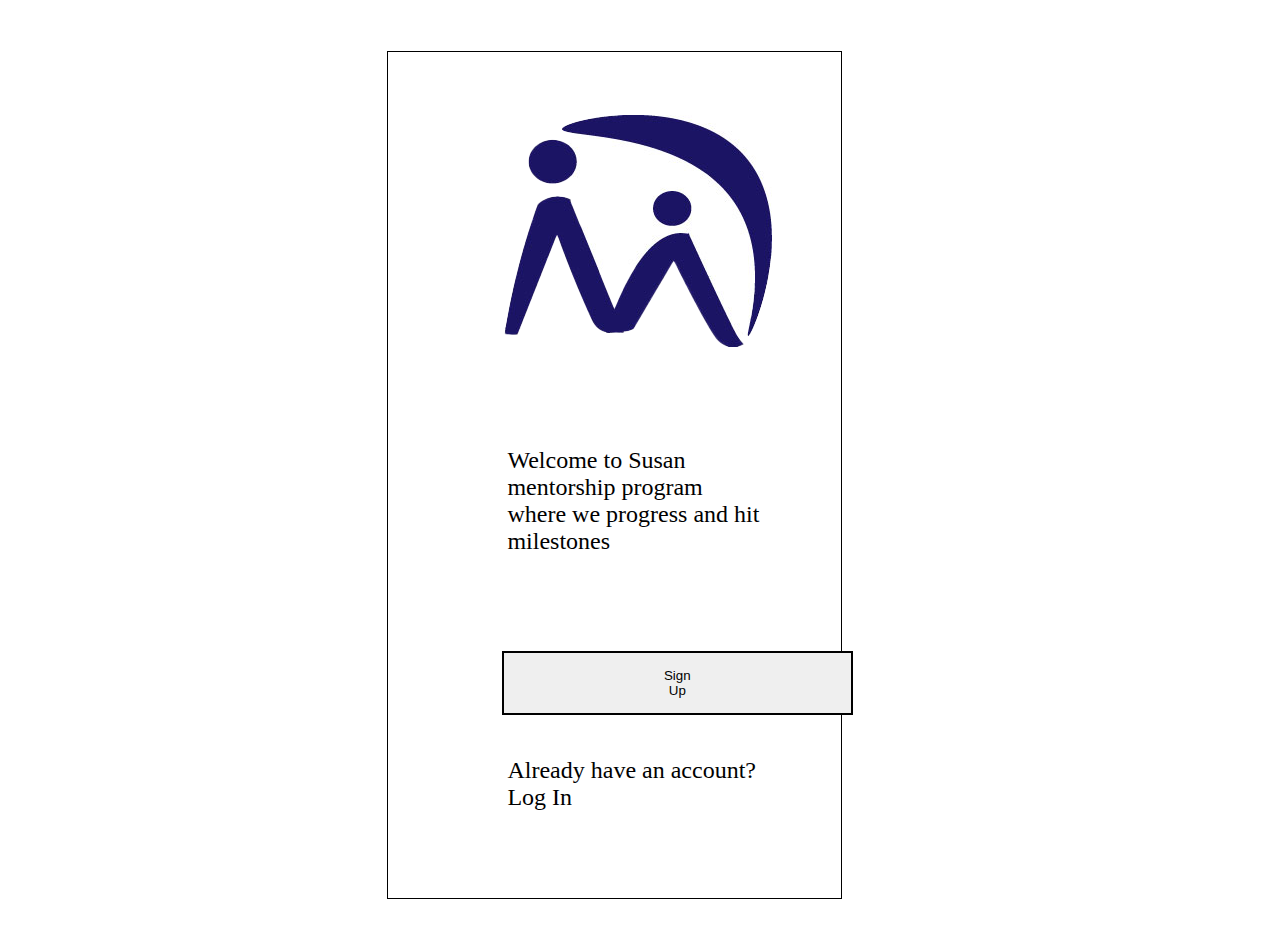
<file: index.html>
<!DOCTYPE html>
<html lang="en">
<head>
    <meta charset="UTF-8">
    <meta name="viewport" content="width=device-width, initial-scale=1.0">
    <title>Landing page</title>
    <link rel="stylesheet" href="style.css">
    
</head>
<body>
    <form id="form" action="signup.html">
    <div id="landingpage">
        <div id="logo">
    <img src="images/logo background removed.png" alt="logo" class="mentorlogo">
    </div>
    <br>
    <br>
    <br>
    <br>
    
    <p class="fontsize">Welcome to Susan mentorship program<br>
    where we progress and hit milestones</p>
        <br>
        <br>
        <br>
        <br>
        <button>Sign Up</button>
        <br>
        <br>
        <p class="fontsize">Already have an account?Log In</p>


    </div>
    </form>
</body>
</html>
</file>
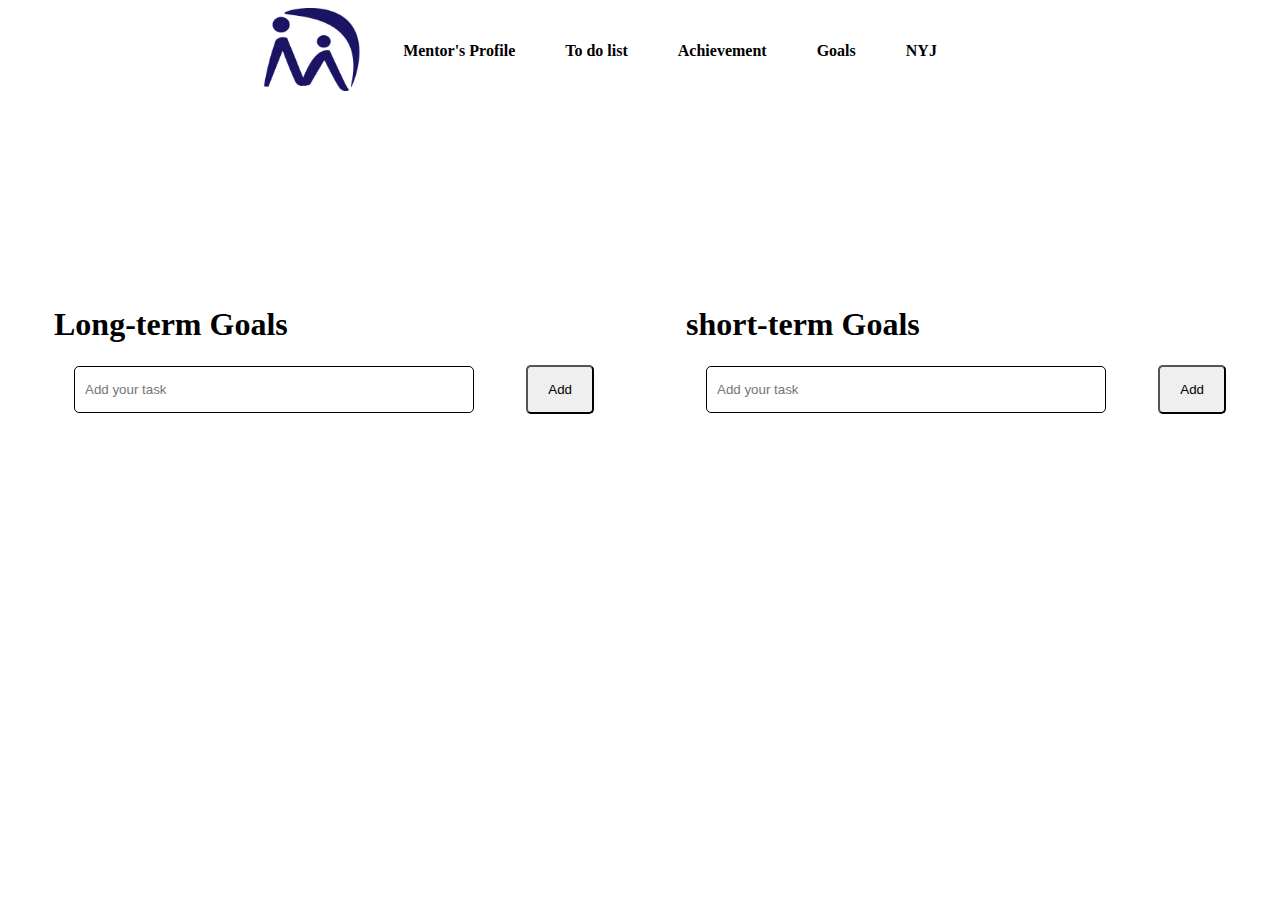
<file: goals.html>
<!DOCTYPE html>
<html lang="en">
<head>
    <meta charset="UTF-8">
    <meta name="viewport" content="width=device-width, initial-scale=1.0">
    <title>Document</title>
    <link rel="stylesheet" href="goals.css">
</head>
<body>
    <div>
        <nav class="nav">
            <div class="navdiv">
            <div class="logo"><img src="images/logo background removed.png" alt="logo" class="logo"></a></div>
        <ul class="uls">
        
          <li><a href="mentor.html">Mentor's Profile</a></li>
           <li><a href="todo.html">To do list</a></li>
           <li><a href="achieve.html">Achievement</a></li>
           <li><a href="goals.html">Goals</a></li>
           <li><a href="NYJ.html">NYJ</a></li>
           

        
           
        </ul>
            </div>
           </nav>
           <div id="form">
           <div id="placeholders">
           <div class="todo-list">
            <h1>Long-term Goals</h1>
        <div class="row">
           <input type="text" id="input-box" placeholder="Add your task"/>
           <button class="button" onclick="addTask()">Add</button>
        </div>
        <ul id="list-container">
        </ul>
        </div>
        <div class="todo-list">
            <h1>short-term Goals</h1>
        <div class="row">
           <input type="text" id="input-box" placeholder="Add your task"/>
           <button class="button" onclick="addTask()">Add</button>
        </div>
        <ul id="list-container">
        </ul>
        </div>
        
        </div>
           </div>
        
           
   <script src="achieve.js"></script> 
</body>

</html>
</file>
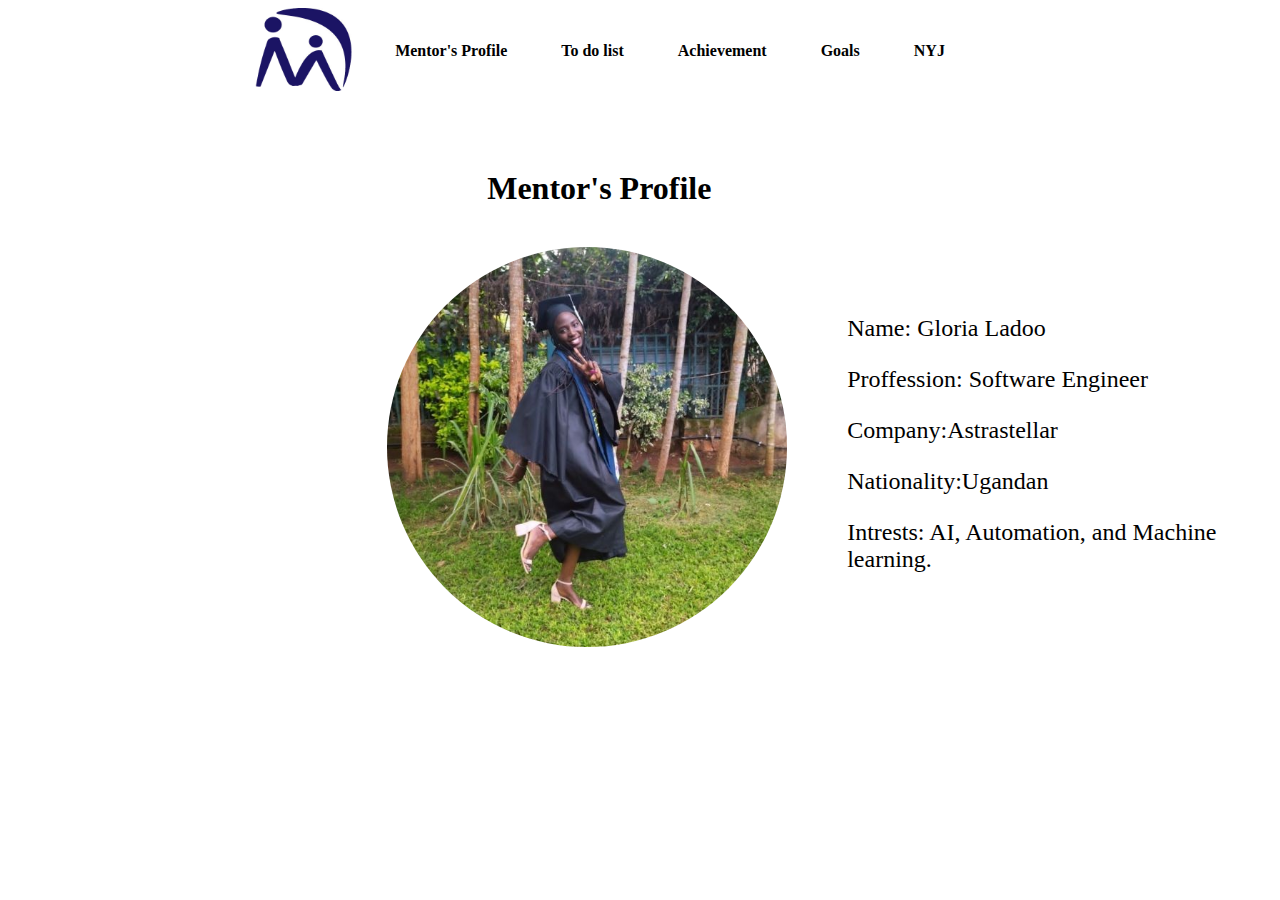
<file: mentor.html>
<!DOCTYPE html>
<html lang="en">
<head>
    <meta charset="UTF-8">
    <meta name="viewport" content="width=device-width, initial-scale=1.0">
    <title>Mentor</title>
    <link rel="stylesheet" href="mentor.css">
</head>
<body>
    <div>
        <form>
        <nav class="nav">
            <div class="navdiv">
            <div class="logo"><img src="images/logo background removed.png" alt="logo" class="logo"></a></div>
        <ul>
        
          <li><a href="mentor.html">Mentor's Profile</a></li>
           <li><a href="todo.html">To do list</a></li>
           <li><a href="achieve.html">Achievement</a></li>
           <li><a href="goals.html">Goals</a></li>
           <li><a href="NYJ.html">NYJ</a></li>
           

        
           
        </ul>
            </div>
           </nav>
           <br>
           <br>
           <br>

           <div id="profiles">
            <div id="mentor">
            <h1>Mentor's Profile</h1>
            </div>
            <br>
            
            <div id="profile">
            <div id="mentorimage">
                <img src="images/Ladoo.jpeg" alt="Mentor's picture" class="image">

            </div>
            <div id="forms">
                
                <p>Name: Gloria Ladoo</p>
                <p>Proffession: Software Engineer</p>
                <p> Company:Astrastellar</p>
                <p>Nationality:Ugandan</p>
                <p>Intrests: AI, Automation, and Machine learning.</p>

            </div>


           </div>
           
        
    
    </div>
    </div>
    </form>
</body>
</html>
</file>
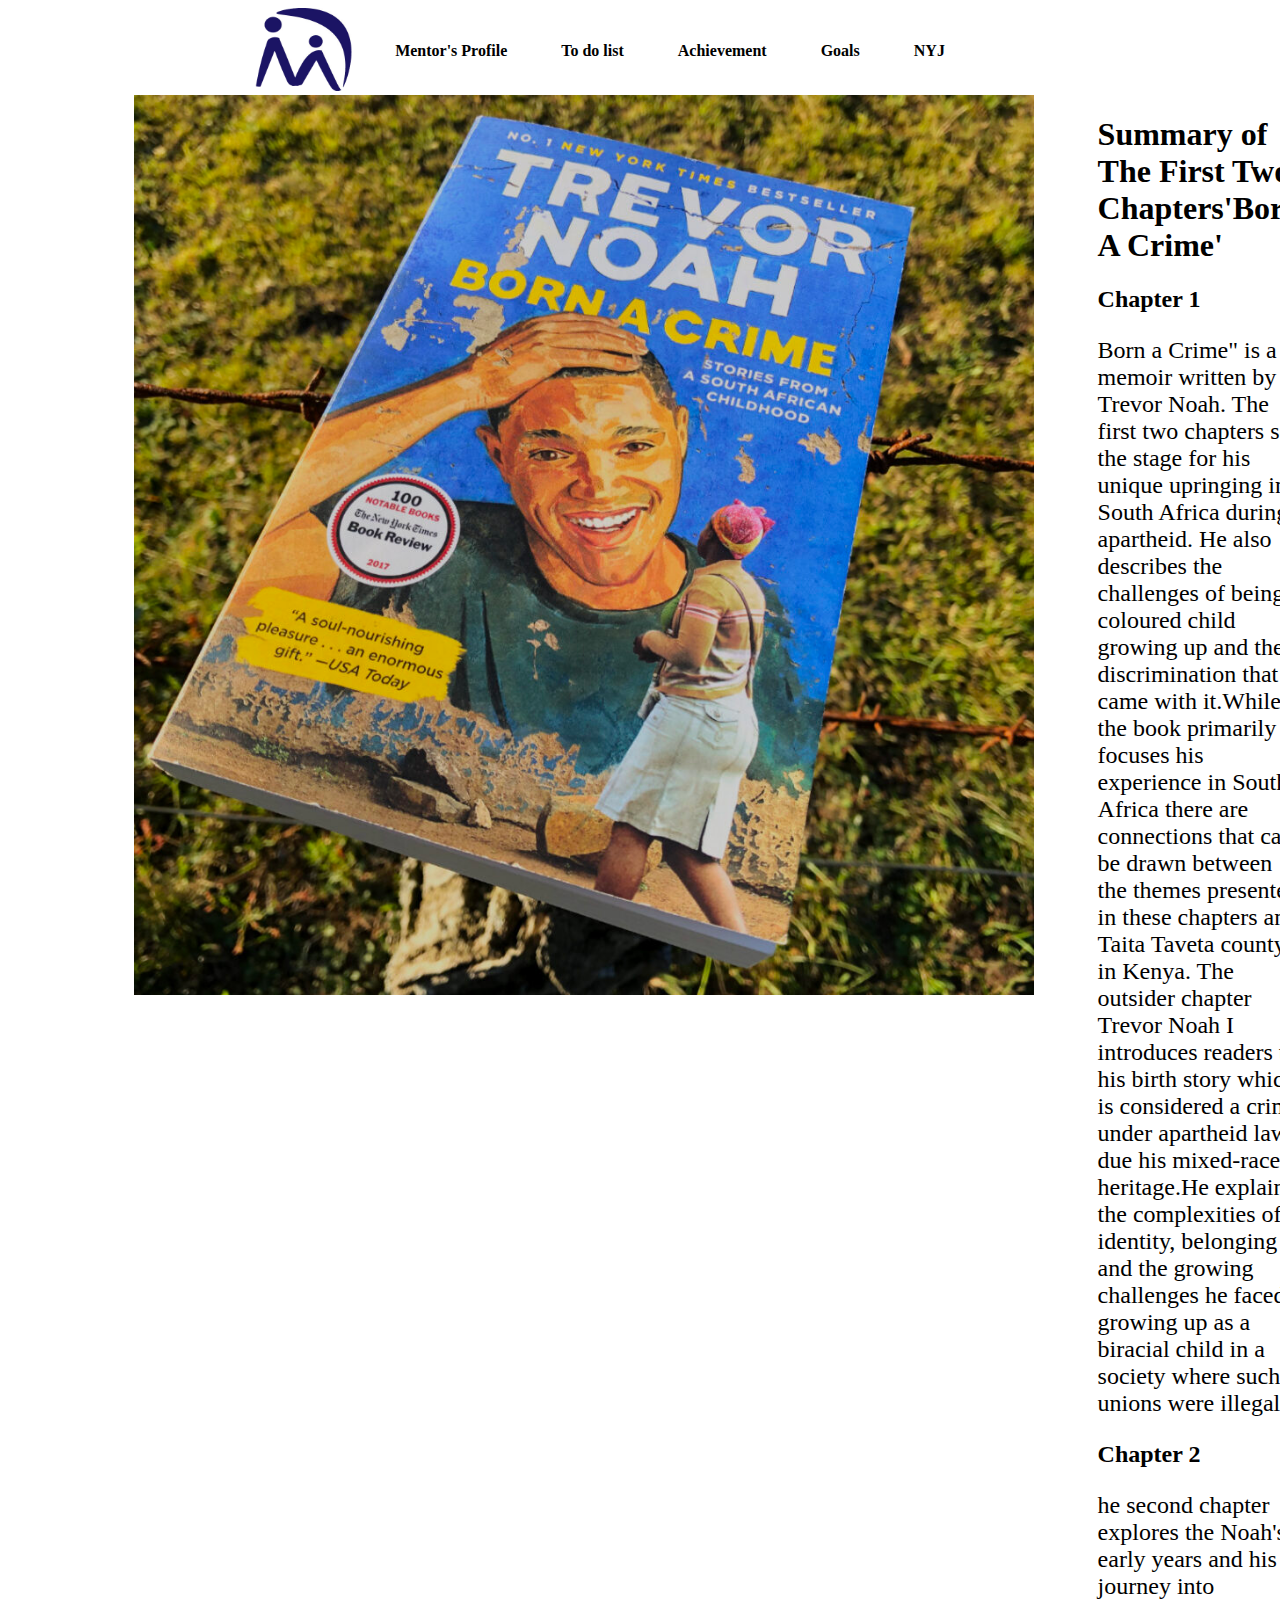
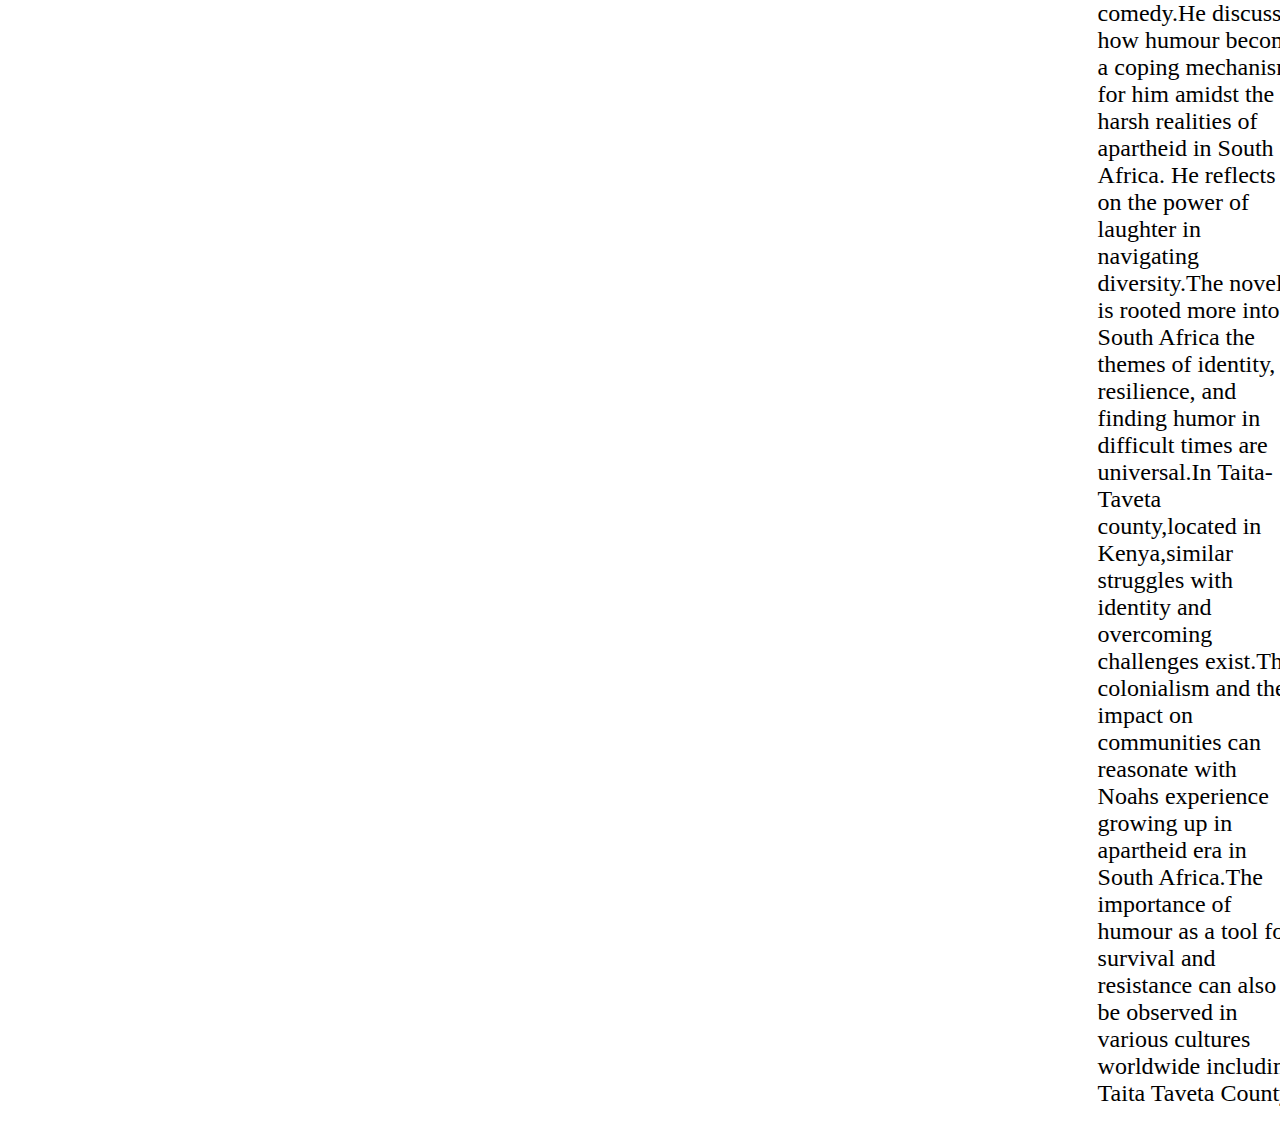
<file: NYJ.html>
<!DOCTYPE html>
<html lang="en">

<head>
    <meta charset="UTF-8">
    <meta name="viewport" content="width=device-width, initial-scale=1.0">
    <title>NYJ</title>
    <link rel="stylesheet" href="NYJ.css">
</head>

<body>
    <div>
        <form>
            <nav class="nav">
                <div class="navdiv">
                    <div class="logo"><img src="images/logo background removed.png" alt="logo" class="logo"></a></div>
                    <ul>

                        <li><a href="mentor.html">Mentor's Profile</a></li>
                        <li><a href="todo.html">To do list</a></li>
                        <li><a href="achieve.html">Achievement</a></li>
                        <li><a href="goals.html">Goals</a></li>
                        <li><a href="NYJ.html">NYJ</a></li>




                    </ul>
                </div>
            </nav>






            <div id="book">
                <div id="BornACrime">
                    <img src="images/BornACrime_Retouched-1024x1024.jpg" alt="BornACrime" class="born">
                </div>
                <div id="summary">
                    <h1>Summary of The First Two Chapters'Born A Crime'</h1>
                
                    <div id="Chapter1">
                        <h2>Chapter 1</h2>
                    <p>Born a Crime" is a memoir written by Trevor Noah. The first two chapters
                        set the stage for his unique upringing in South Africa during apartheid.
                        He also describes the challenges of being a coloured child growing up and the 
                        discrimination that came with it.While the book primarily focuses his experience in 
                        South Africa there are connections that can be drawn between the themes presented 
                        in these chapters and Taita Taveta county in Kenya. The outsider chapter Trevor Noah I
                        introduces readers to his birth story which is considered a crime under apartheid laws due
                        his mixed-race heritage.He explains the complexities of identity, belonging and the growing
                        challenges he faced growing up as a biracial child in a society where such unions were
                        illegal.</p>
                    </div>
                        <div id="Chapter2">
                        <h2>Chapter 2</h2>
                        <p>he second chapter explores the Noah's early years and his journey into comedy.He discusses
                            how humour become a coping mechanism for him amidst the harsh realities of apartheid in South
                            Africa.
                            He reflects on the power of laughter in navigating diversity.The novel is rooted more into South
                            Africa
                            the themes of identity, resilience, and finding humor in difficult times are universal.In
                            Taita-Taveta
                            county,located in Kenya,similar struggles with identity and overcoming challenges exist.The
                            colonialism and
                            the impact on communities can reasonate with Noahs experience growing up in apartheid era in
                            South Africa.The 
                            importance of humour as a tool for survival and resistance can also be observed in various
                            cultures worldwide 
                            including Taita Taveta County.</p>
                        </div>

                </div>
            </div>


</body>

</html>
</file>
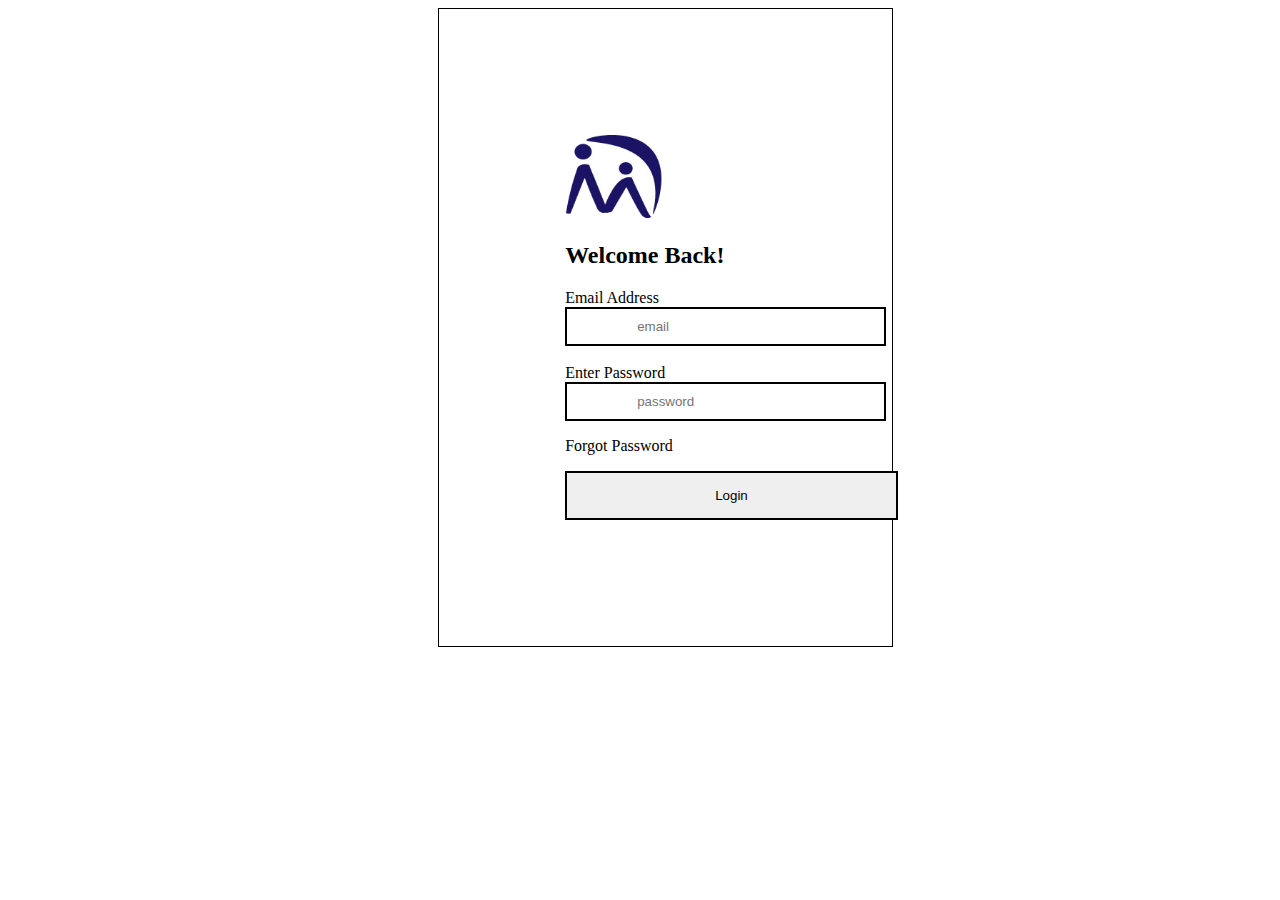
<file: signin.html>
<!DOCTYPE html>
<html lang="en">
<head>
    <meta charset="UTF-8">
    <meta name="viewport" content="width=device-width, initial-scale=1.0">
    <title>Log in</title>
    <link rel="stylesheet" href="signin.css">
</head>
<body>
    <form id="form" action="mentor.html">
    <div id="login">
    <div id="logo">
    <img src="images/logo background removed.png" alt="logo" class="logo">
    <h2>Welcome Back!</h2>
    </div>
    <label for="email">Email Address</label>
    <br>
    <input type="emails" for="email" placeholder="email"required class="input">
    <br>
    <br>
    <label for="enter password">Enter Password</label>
    <br>
    <input for="password"  type="password" placeholder="password" required class="input">
    <p class="text">Forgot Password</p>
    <button class="Login">Login</button>

    </div>
    </form>
</body>
</html>
</file>
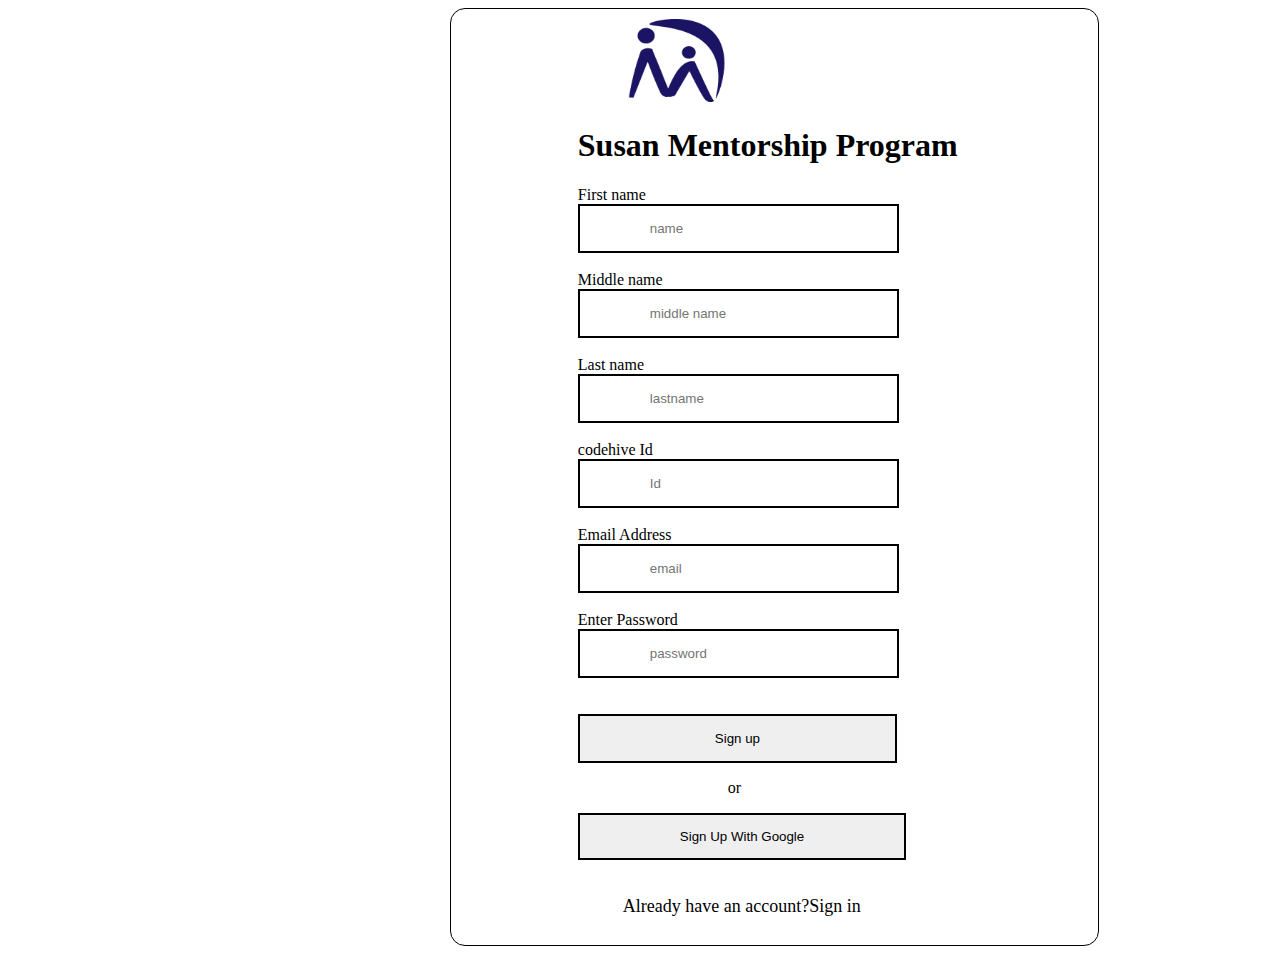
<file: signup.html>
<!DOCTYPE html>
<html lang="en">
<head>
    <meta charset="UTF-8">
    <meta name="viewport" content="width=device-width, initial-scale=1.0">
    <title>Signup</title>
    <link rel="stylesheet" href="signup.css">
</head>
<body>
    <form id="form" action="signin.html">
    <div id="forms">
        <div id="logo">
        <img src="images/logo background removed.png" alt="logo" class="mentorlogo">
        </div>
        <h1>Susan Mentorship Program</h1>
        <label for="name" >First name</label>
        <br>
        <input for="names" type="text" placeholder="name"required class ="input" >
        <br>
        <br>
        <label for="Middle name">Middle name</label>
        <br>
        <input for="Middle name" type="text " placeholder="middle name"required class ="input">
        <br>
        <br>
        
        <label for="Last name">Last name</label>
        <br>
        <input for="Lastname" type="text " placeholder="lastname"required class ="input">
        <br>
        <br>
        <label for="Last name">codehive Id</label>
        <br>
        <input for="codehive" type="text" placeholder="Id"required class ="input">
        <br>
        <br>
        <label for="email">Email Address</label>
        <br>
        <input type="emails" for="email" placeholder="email" required class="input">
        <br>
        <br>
        <label for="enter password">Enter Password</label>
        <br>
        <input for="password"  type="password" placeholder="password" required class="input">
        <br>
        <br>
        <br>
        <button>Sign up</button>
         <p class="or">or</p> 
         <button class="google"><a href="https://accounts.google.com/v3/signin/identifier?continue=https%3A%2F%2Fwww.google.com%2F%3Fauthuser%3D0&ec=GAlAmgQ&hl=en&flowName=GlifWebSignIn&flowEntry=AddSession&dsh=S-1761363729%3A1714038061581395&theme=mn&ddm=0">Sign Up With Google </a></button>
         <br>
         <br>
         <p class="signin">Already have an account?Sign in</p>
         
    </div>
    </form>
</body>
</html>
</file>
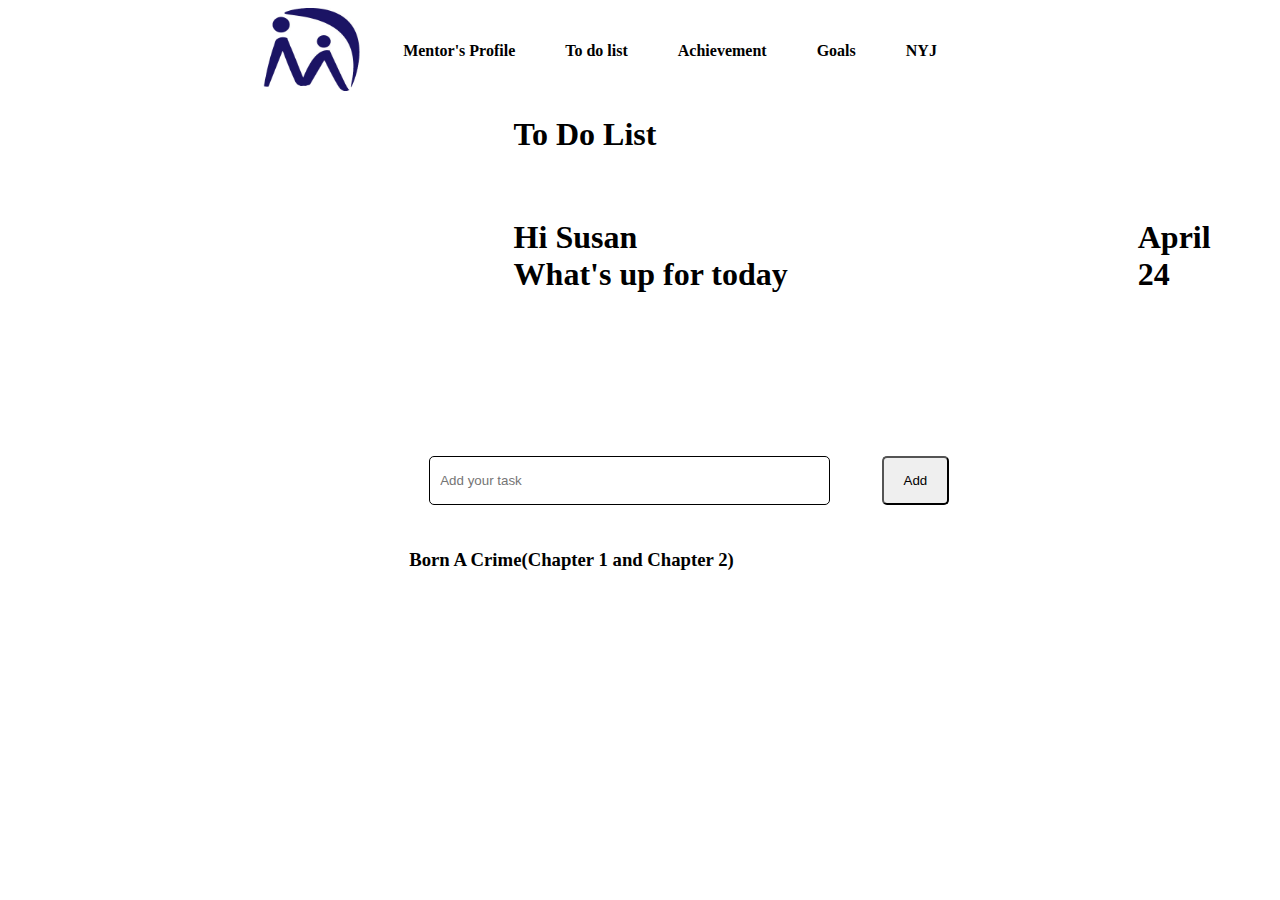
<file: todo.html>
<!DOCTYPE html>
<html lang="en">
<head>
    <meta charset="UTF-8">
    <meta name="viewport" content="width=device-width, initial-scale=1.0">
    <title>to do list</title>
    <link rel="stylesheet" href="todo.css">
</head>
<body>
    <div>
        <nav class="nav">
            <div class="navdiv">
            <div class="logo"><img src="images/logo background removed.png" alt="logo" class="logo"></a></div>
        <ul class="ul">
        
          <li><a href="mentor.html">Mentor's Profile</a></li>
           <li><a href="todo.html">To do list</a></li>
           <li><a href="achieve.html">Achievement</a></li>
           <li><a href="goals.html">Goals</a></li>
           <li><a href="NYJ.html">NYJ</a></li>
           

        
           
        </ul>
            </div>
           </nav>
           <div id="text">
            <h1>To Do List</h1>
            <br>
           </div>
            <div id="list">
            <div id= "todo">
            <h2>Hi Susan<br>
            What's up for today</h2>
           </div>
           <div id="date">
            <h2>April<br>
                 24</h2>
           </div>
            </div>
            <div class="todo-list">
          <div class="row">
             <input type="text" id="input-box" placeholder="Add your task"/>
             <button class="button" onclick="addTask()">Add</button>
          </div>
          <ul id="list-container">
          </ul>
          <h3 class="summary"><a href="NYJ.html">Born A Crime(Chapter 1 and Chapter 2)</a></h3>
          </div>
          
          
       <script src="achieve.js"></script>  
           
            
</body>
</html>
</file>
<file: style.css>
#landingpage{
  

    
        margin-left: 30%; 
        margin-right: 34%;
        border:solid 1px;
        padding: 5%;
        margin-bottom: 40px;
        margin-top:4% ;
        padding-left: 9%;
    
        
    }
      

#logo{
    justify-content: center;

}
button{
    padding:15px 160px;
    border: solid 2px;
    
    
}
.fontsize{
    font-size:x-large;
    padding-left: 2%;
    
}
@media screen and (min-width:280px) and (max-width: 460px){
    .fontsize{
        font-size:large;
        padding-left: 2%;
        
    }
    #landingpage{
  

    
        margin-left: 3%; 
        margin-right: 4%;
        border:solid 1px;
        padding: 5%;
        margin-bottom: 10px;
        margin-top:2% ;
        padding-left: 10%;
    
        
    }
    button{
        padding:15px 90px;
        border: solid 2px;
        
        
    }

.mentorlogo{
    width: 100px;
    padding-left: 25%;
}

}
</file>
<file: goals.css>
a{
    text-decoration: none;
    color: #000;

}
a:hover{
    color: grey;
    
}

.navbar ul{
    overflow: hidden;
    list-style-type: none;
    justify-content: space-around;
    gap: 60px;
}
li{
    display: inline-block;
    
    
}
li a{
    margin-right: 50px;
    font-weight: bold;
    
}

.navdiv{
    display: flex;
    align-items: center;
    justify-content: center;
    
}
.nav{
    padding-right: 30px;
}
.logo{
    width: 100px;
}
#profile{
    display: flex;
    gap: 60px;
}
.image{
    border-radius: 50%;
    width: 400px;
    
}
.uls{
    display: flex;
}
li:hover{
    background-color: rgb(194, 192, 192);
    
}
.todo-list{
    width: 150%;
    max-width: 540px;
    background-color: #fff;
    margin: 180px auto 20px;
    padding: 10px;
    border-radius: 10px;
}
.row{
    display: flex;
    align-items: center;
    gap: 10%;
    padding-left: 20px;
    margin-bottom: 25px;
  
}
#input-box{
    flex: 1;
    border: 1px solid;
    background-color: transparent;
    padding: 15px 10px;
    border-radius: 5px;
}
.button{
    padding: 15px 20px;
    border-radius: 5px;
    

}
#placeholders{
    display: flex;
}
ul{
    display: grid;

}

@media screen and (min-width:280px) and (max-width: 460px){
    ul{
        display: grid;
    
    }

#placeholders{
    display: grid;
}
#input-box{
    flex: 1;
    border: 1px solid;
    background-color: transparent;
    padding: 10px 5px;
    border-radius: 5px;
}
.row{
    display: grid;
    align-items: center;   
    margin-bottom: 25px;
  
}
.todo-list{
    width: 75%;
    max-width: 540px;
    background-color: #fff;
    margin: 180px auto 20px;
    padding: 10px;
    border-radius: 10px;
}
.uls{
    display: grid;
}
#profile{
    display: grid;
    
}


}
</file>
<file: mentor.css>
a{
    text-decoration: none;
    color: #000;

}
a:hover{
    color: grey;
    
}
.navbar ul{
    overflow: hidden;
    list-style-type: none;
    justify-content: space-around;
    gap: 60px;
}
li{
    display: inline-block;
    
    
}
li a{
    margin-right: 50px;
    font-weight: bold;
    
}

.navdiv{
    display: flex;
    align-items: center;
    justify-content: center;
    
}
.nav{
    padding-right: 30px;
}
.logo{
    width: 100px;
}
#profile{
    display: flex;
    gap: 60px;
}
.image{
    border-radius: 50%;
    width: 400px;
    

}
#form{
    margin-left: 30%;
}
#profiles{
    margin-left: 30%;
}
#mentor{
    padding-left: 100px;
}
#forms{
    font-size: x-large;
    padding-top: 5%;
}
p{
    font-size: x-large;
}

@media screen and (min-width:280px) and (max-width: 460px){
    #profile{
        display: grid;
        gap: 30px;
    }

    .image{
        border-radius: 50%;
        width: 150px;
        
        
    
    }
    .logo{
        width: 50px;
    }
    #mentor{
        padding-left: 0px;
    }
    #forms{
        font-size: small;
        padding-top: 5%;
    }
    p{
        font-size: large;
    }

}
</file>
<file: NYJ.css>
a{
    text-decoration: none;
    color: #000;

}
a:hover{
    color: grey;
    
}
.navbar ul{
    overflow: hidden;
    list-style-type: none;
    justify-content: space-around;
    gap: 60px;
}
li{
    display: inline-block;
    
    
}
li a{
    margin-right: 50px;
    font-weight: bold;
    
}

.navdiv{
    display: flex;
    align-items: center;
    justify-content: center;
    
}
.nav{
    padding-right: 30px;
}
.logo{
    width: 100px;
}


#book{
    display: flex;
    gap: 15%;
}
p{

font-size: x-large;   
font-family:'Times New Roman', Times, serif;   
text-align:left;
/* position: relative; */
/* top: 130px; */

}
.born{
 height: 900px;
}
#BornACrime{
position: relative;
left: 10%;
/* top: 150px; */

}
@media screen and (min-width:280px) and (max-width: 460px){
    #book{
        display: grid;
        gap: 7%;
    }
    #BornACrime{
        position: relative;
        left: 5%;
        top: 150px;
        
        }
        .born{
            height: 200px;
           }
           .navdiv{
            display: grid;
            align-items: center;
            justify-content: center;
            
        }
        p{

            font-size: large;   
            font-family:'Times New Roman', Times, serif;   
            font-weight: bold;   
            text-align:left;
            position: relative;
            top: 130px;
            padding-left: -4%;
            
            }
            ul{
                display: grid;
            }
}
</file>
<file: signin.css>
.logo{
    width: 100px;
    
}
.input{
    padding: 10px 70px;
    border: solid 2px;
}
.Login{
    padding:15px 148px;
    border: solid 2px;
    

}
#login{
    margin-left: 34%; 
    margin-right: 30%;
    border:solid 1px;
    padding: 10%;
    margin-bottom: 10px;
  
    
}
@media screen and (min-width:280px) and (max-width: 460px){
    #login{
        margin-left: 4%; 
        margin-right: 3%;
        border:solid 1px;
        padding: 10%;
        margin-bottom: 0px;
        
      
        
    }
    .input{
        padding: 10px 1px;
        border: solid 2px;
    }
    .Login{
        padding:10px 70px;
        border: solid 2px;
        
    
    }
    
    }
</file>
<file: signup.css>
.mentorlogo{
    width: 100px;
    
}
#logo{
    padding-left: 10%;

}
.input{
    padding: 15px 70px;
    border: solid 2px;

}
.or{
    padding-left: 30%;
}
button{
    padding: 15px 135px;
    border :solid 2px;

}
.google{
    padding:14px 100px ;
    border:solid 2px;
    text-decoration: none;

}
#forms{

    padding: 10px 20px;
    border-radius: 15px;
    border: solid 1px;
    width: 500px;  
    margin-left: 35%;
    padding-left: 10%;
        
    }
    
    


.signin{
    padding-left: 9%;
    font-size:large;
    
    
}
a{
    text-decoration: none;
    color: black;
}
@media screen and (min-width:280px) and (max-width: 460px){
    #forms{

        padding: 0px 20px;
        border-radius: 15px;
        border: solid 1px;
        width: 210px;  
        margin-left: 5%;
        padding-left: 5%;
        margin-right: 2%;
            
        }
        .input{
            padding: 15px 20px;
            border: solid 2px;
        
        }
        button{
            padding: 15px 80px;
            border :solid 2px;
        
        }
        .google{
            padding:14px 50px ;
            border:solid 2px;
            text-decoration: none;
        
        }
        .or{
            padding-left: 45%;
        }
}
</file>
<file: todo.css>
a{
    text-decoration: none;
    color: #000;

}

a:hover{
    color: grey;
    
}
.navbar ul{
    overflow: hidden;
    list-style-type: none;
    justify-content: space-around;
    gap: 60px;
}
li{
    display: inline-block;
    
    
}
li a{
    margin-right: 50px;
    font-weight: bold;
    
}

.navdiv{
    display: flex;
    align-items: center;
    justify-content: center;
    
}
.nav{
    padding-right: 30px;
}
.logo{
    width: 100px;
}
#list{
    display: flex;
    gap: 350px;
    padding-left: 40%;
}
.ul{
  display: flex;

}
#form{
    border: solid 1px;
    
}
#text{
  padding-left: 40%;
}
h2{
  font-size: xx-large;
}
.todo-list{
  width: 150%;
  max-width: 540px;
  background-color: #fff;
  margin: 180px auto 20px;
  padding: 10px;
  border-radius: 10px;
  padding-left: 7%;
  
  
  
  
  
}
.row{
  display: flex;
  gap: 10%;
  padding-left: 20px;
  margin-bottom: 25px;
  margin-top:-10%;
  
  
  

}
#input-box{
  flex: 1;
  border: 1px solid;
  background-color: transparent;
  padding: 15px 10px;
  border-radius: 5px;
  
  
  
}
.button{
  padding: 15px 20px;
  border-radius: 5px;
}
ul{
  display: grid;
}
@media screen and (min-width:280px) and (max-width: 460px){
  #input-box{
    flex: 1;
    border: 1px solid;
    background-color: transparent;
    padding: 15px 10px;
    border-radius: 5px;
    
    
    
  }
  .row{
    display: grid;
    gap: 10%;
    padding-left: 5px;
    margin-bottom: 15px;
    margin-top:-80%;
    
    
    
  
  }
  .button{
    padding: 10px 20px;
    border-radius: 5px;
  }
  .todo-list{
    width: 70%;
    max-width: 540px;
    background-color: #fff;
    margin: 180px auto 20px;
    padding: 10px;
    border-radius: 10px;
    padding-left: 10%;
    
    
    
    
    
  }
  .ul{
    display: grid;
  
  }
  #list{
    display: grid;
    gap: 0px;
    padding-left: 40%;
}
}
</file>
